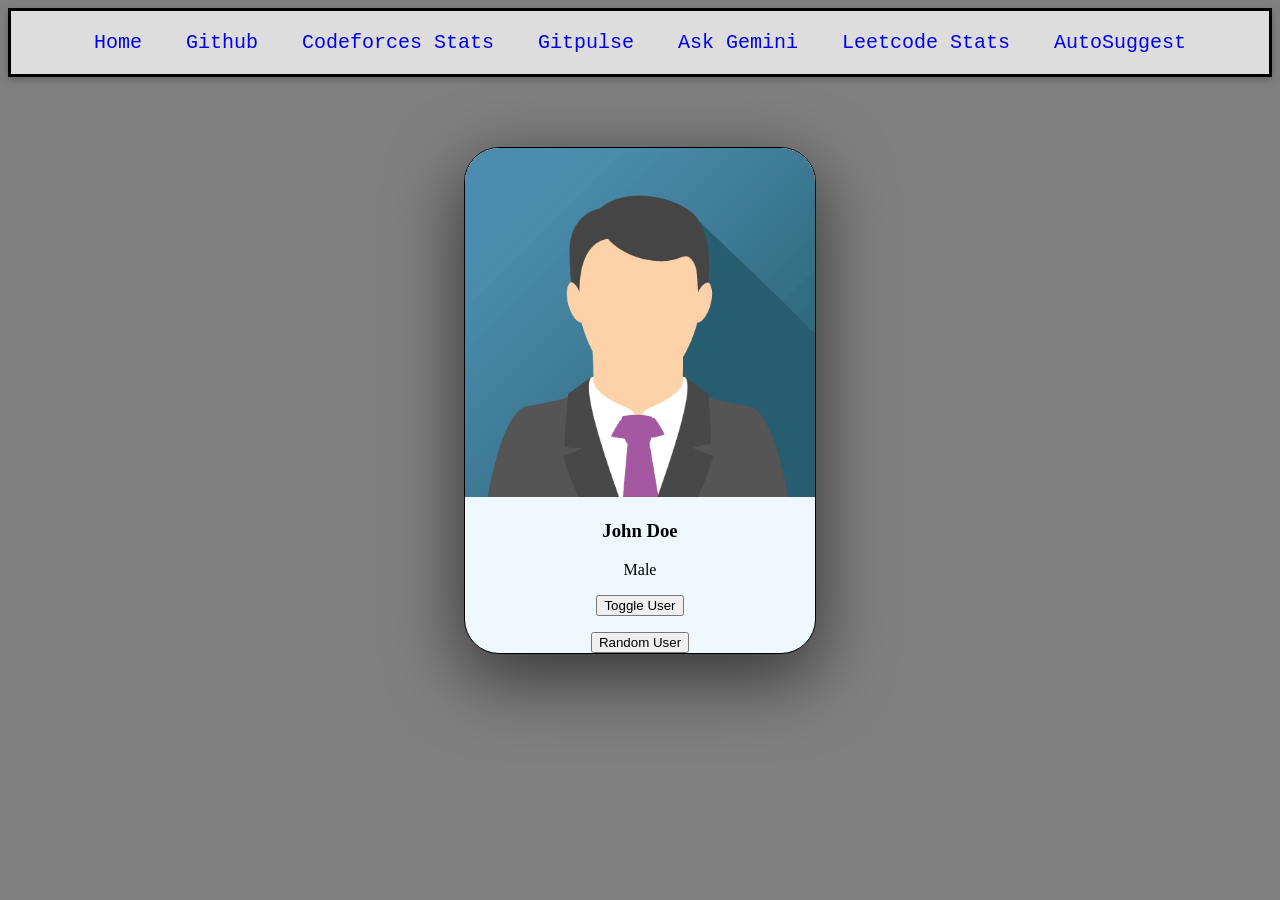
<file: src/main/resources/static/index.html>
<!DOCTYPE html>
<html lang="en">
<head>
    <meta charset="UTF-8">
    <meta name="viewport" content="width=device-width, initial-scale=1.0">
    <title>Document</title>
    <link rel="stylesheet" href="index.css">
</head>
<body>
    <div class="navbar">
        <a href="https://www.google.com/">Home</a>
        <a href="github.html">Github</a>
        <a href="codeforces-stats.html" target="_blank">Codeforces Stats</a>
        <a href="gitpulse.html" target="_blank">Gitpulse</a>
        <a href="ask-gemini.html" target="_blank">Ask Gemini</a>
        <a href="leetcode-stats.html" target="_blank">Leetcode Stats</a>
        <a href="autosuggest.html" target="_blank">AutoSuggest</a>
    </div>
    <div class="card">
        <img id="user-image" src="john.png" alt="Image not found">
        <h3 id="user-name">John Doe</h3>
        <p id = "user-gender">Male</p>
        <button onclick="toggleUser()">Toggle User</button>
        <p></p>
        <button onclick="randomUser()">Random User</button>
        
    </div>
    <script src="index.js"></script>
</body>
</html>
</file>
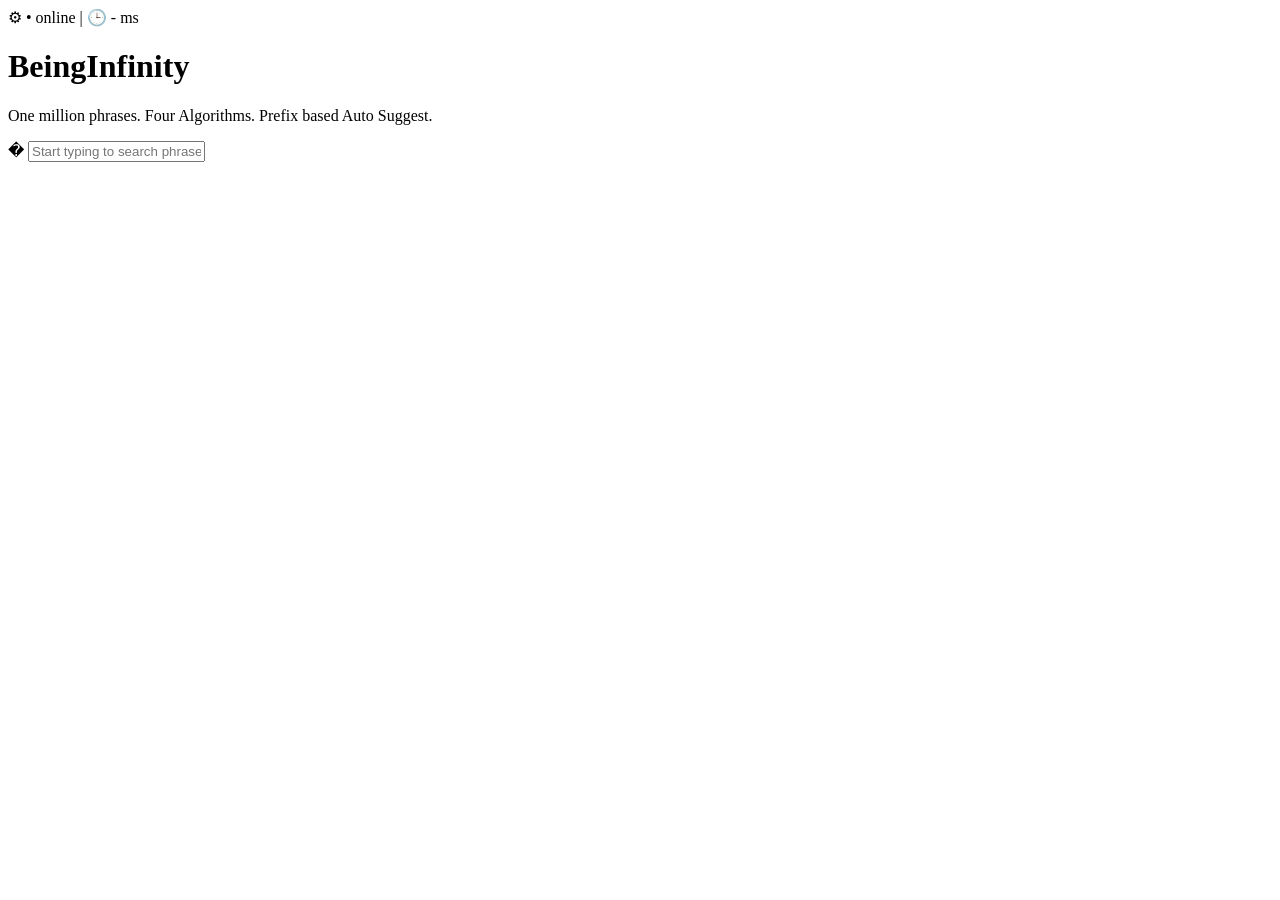
<file: src/main/resources/static/autosuggest.html>
<!DOCTYPE html>
<html lang="en">
<head>
    <meta charset="UTF-8">
    <meta name="viewport" content="width=device-width, initial-scale=1.0">
    <title>Document</title>
</head>
<body>
    <span> &#x2699; </span>
    <span> &#x2022; online | &#x1F552; - ms </span>
    <h1>BeingInfinity </h1>
    <p>One million phrases. Four Algorithms. Prefix based Auto Suggest.</p>
    <span>&#x128269;</span>
    <input type="text" placeholder="Start typing to search phrases...">
</body>
</html>
</file>
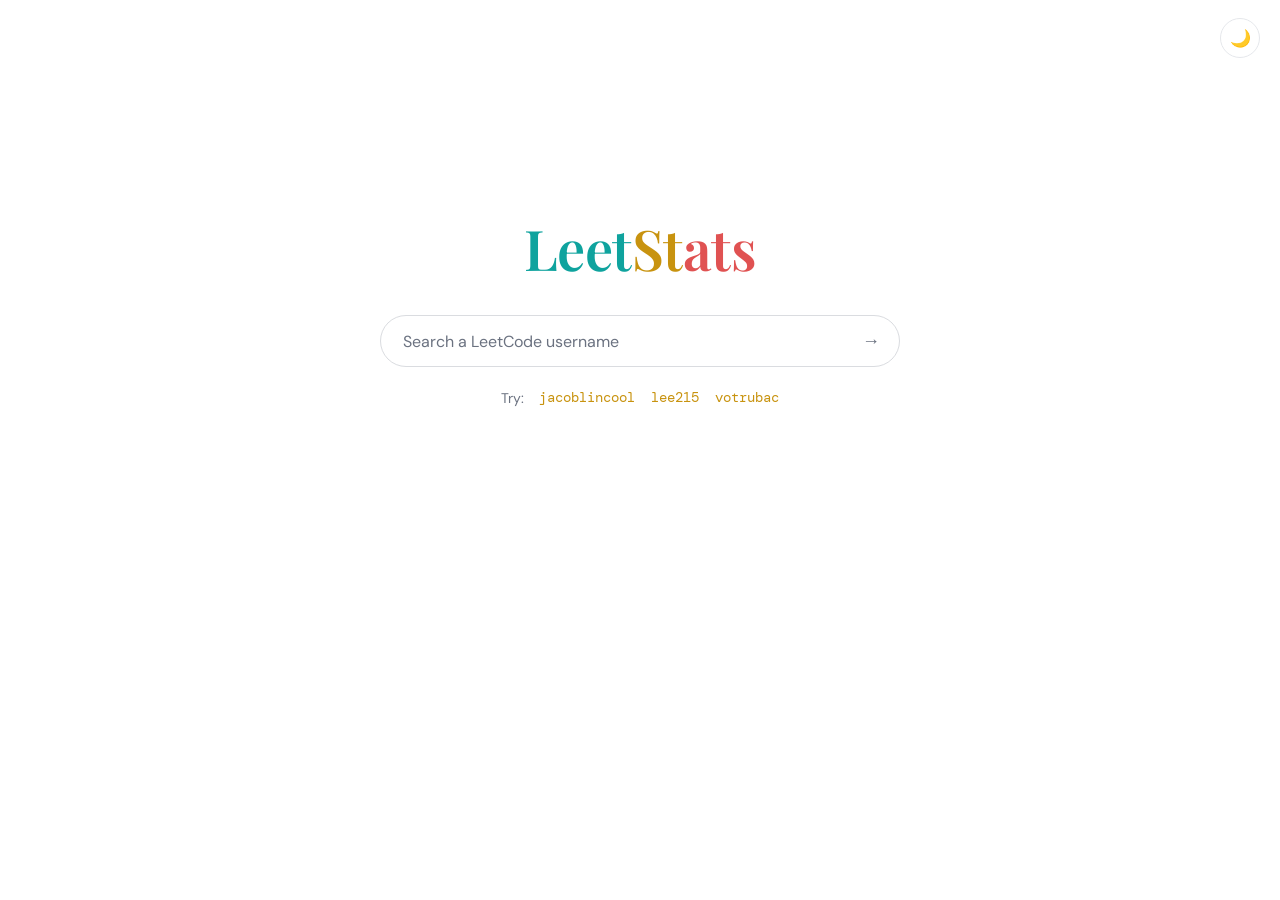
<file: src/main/resources/static/leetcode-stats.html>
<!DOCTYPE html>
<html lang="en" data-theme="light">
<head>
<meta charset="UTF-8">
<meta name="viewport" content="width=device-width, initial-scale=1.0">
<title>LeetStats</title>
<link rel="preconnect" href="https://fonts.googleapis.com">
<link rel="preconnect" href="https://fonts.gstatic.com" crossorigin>
<link href="https://fonts.googleapis.com/css2?family=Playfair+Display:wght@600&family=DM+Sans:wght@400;500;700&family=DM+Mono:wght@400;500&display=swap" rel="stylesheet">
<style>
  :root, [data-theme="light"] {
    --bg: #ffffff;
    --text: #1f2328;
    --muted: #6b7280;
    --line: #e5e7eb;
    --surface: #ffffff;
    --input-border: #dadce0;
    --input-shadow: rgba(32, 33, 36, 0.12);
    --track: #f0f1f3;
    --easy: #0fa39e;
    --medium: #c8930f;
    --hard: #e05252;
    --accent: #c8930f;
    --card-shadow: 0 1px 3px rgba(32, 33, 36, 0.08), 0 8px 28px rgba(32, 33, 36, 0.06);
  }
  [data-theme="dark"] {
    --bg: #0a0b0d;
    --text: #e9e7e2;
    --muted: #8b8f98;
    --line: rgba(255, 255, 255, 0.09);
    --surface: #121418;
    --input-border: rgba(255, 255, 255, 0.14);
    --input-shadow: rgba(0, 0, 0, 0.5);
    --track: rgba(255, 255, 255, 0.08);
    --easy: #3ddad7;
    --medium: #e3b341;
    --hard: #ff6b6b;
    --accent: #e3b341;
    --card-shadow: 0 20px 50px rgba(0, 0, 0, 0.45);
  }

  * { margin: 0; padding: 0; box-sizing: border-box; }

  html, body { height: 100%; }

  body {
    background: var(--bg);
    color: var(--text);
    font-family: "DM Sans", system-ui, sans-serif;
    display: flex;
    flex-direction: column;
    align-items: center;
    transition: background 0.25s, color 0.25s;
  }

  /* theme toggle, top right */
  .theme-toggle {
    position: fixed;
    top: 18px;
    right: 20px;
    width: 40px;
    height: 40px;
    border-radius: 50%;
    border: 1px solid var(--line);
    background: var(--surface);
    color: var(--text);
    font-size: 17px;
    cursor: pointer;
    display: flex;
    align-items: center;
    justify-content: center;
    transition: background 0.25s, border-color 0.25s, transform 0.15s;
    z-index: 10;
  }
  .theme-toggle:hover { transform: scale(1.06); }
  .theme-toggle:focus-visible { outline: 2px solid var(--accent); outline-offset: 2px; }

  main {
    width: 100%;
    max-width: 640px;
    padding: 0 24px 64px;
    display: flex;
    flex-direction: column;
    align-items: center;
    /* Google-style: sits a bit above vertical center when idle */
    margin-top: clamp(96px, 24vh, 210px);
    transition: margin-top 0.45s cubic-bezier(0.3, 0.8, 0.3, 1);
  }
  body.has-result main { margin-top: 72px; }

  .wordmark {
    font-family: "Playfair Display", serif;
    font-weight: 600;
    font-size: clamp(40px, 8vw, 56px);
    letter-spacing: -0.01em;
    margin-bottom: 30px;
    user-select: none;
  }
  .wordmark .l { color: var(--easy); }
  .wordmark .e { color: var(--medium); }
  .wordmark .t { color: var(--hard); }

  /* search */
  .search {
    width: 100%;
    max-width: 520px;
    display: flex;
    align-items: center;
    gap: 12px;
    background: var(--surface);
    border: 1px solid var(--input-border);
    border-radius: 999px;
    padding: 0 8px 0 22px;
    height: 52px;
    transition: box-shadow 0.2s, border-color 0.2s, background 0.25s;
  }
  .search:focus-within {
    box-shadow: 0 2px 10px var(--input-shadow);
    border-color: transparent;
  }
  [data-theme="dark"] .search:focus-within { border-color: var(--accent); box-shadow: none; }

  .search input {
    flex: 1;
    min-width: 0;
    border: none;
    outline: none;
    background: transparent;
    color: var(--text);
    font-family: "DM Mono", monospace;
    font-size: 16px;
  }
  .search input::placeholder { color: var(--muted); font-family: "DM Sans", sans-serif; }

  .search button {
    border: none;
    background: transparent;
    color: var(--muted);
    font-size: 18px;
    width: 40px;
    height: 40px;
    border-radius: 50%;
    cursor: pointer;
    display: flex;
    align-items: center;
    justify-content: center;
    transition: color 0.15s, background 0.15s;
  }
  .search button:hover { color: var(--accent); background: var(--track); }
  .search button:focus-visible { outline: 2px solid var(--accent); outline-offset: 1px; }
  .search button:disabled { opacity: 0.45; cursor: wait; }

  .try {
    margin-top: 20px;
    font-size: 14px;
    color: var(--muted);
    display: flex;
    gap: 14px;
    align-items: center;
    flex-wrap: wrap;
    justify-content: center;
  }
  .try button {
    background: none;
    border: none;
    padding: 2px 1px;
    color: var(--accent);
    font-family: "DM Mono", monospace;
    font-size: 13.5px;
    cursor: pointer;
    border-bottom: 1px dashed transparent;
    transition: border-color 0.15s;
  }
  .try button:hover { border-bottom-color: var(--accent); }
  .try button:focus-visible { outline: 2px solid var(--accent); outline-offset: 2px; }

  /* states */
  .loader {
    margin-top: 52px;
    width: 34px; height: 34px;
    border: 3px solid var(--track);
    border-top-color: var(--accent);
    border-radius: 50%;
    animation: spin 0.8s linear infinite;
  }
  @keyframes spin { to { transform: rotate(360deg); } }

  .error {
    margin-top: 44px;
    text-align: center;
    color: var(--muted);
    font-size: 14.5px;
    line-height: 1.6;
    max-width: 420px;
  }
  .error b { color: var(--hard); font-weight: 700; display: block; margin-bottom: 4px; }

  /* card */
  .card {
    width: 100%;
    margin-top: 44px;
    background: var(--surface);
    border: 1px solid var(--line);
    border-radius: 18px;
    padding: 30px 34px;
    box-shadow: var(--card-shadow);
    animation: rise 0.45s cubic-bezier(0.2, 0.7, 0.3, 1) both;
    transition: background 0.25s, border-color 0.25s;
  }
  @keyframes rise {
    from { opacity: 0; transform: translateY(14px); }
    to   { opacity: 1; transform: translateY(0); }
  }

  .card-head {
    display: flex;
    justify-content: space-between;
    align-items: baseline;
    gap: 10px;
    flex-wrap: wrap;
    margin-bottom: 26px;
  }
  .card-head a {
    font-family: "Playfair Display", serif;
    font-size: 23px;
    font-weight: 600;
    color: var(--text);
    text-decoration: none;
  }
  .card-head a:hover { color: var(--accent); }
  .card-head .rank {
    font-family: "DM Mono", monospace;
    font-size: 13px;
    color: var(--muted);
  }
  .card-head .rank b { color: var(--accent); font-weight: 500; }

  .card-body {
    display: grid;
    grid-template-columns: 168px 1fr;
    gap: 34px;
    align-items: center;
  }

  .ring-wrap { position: relative; width: 168px; height: 168px; margin: 0 auto; }
  .ring-wrap svg { transform: rotate(-90deg); display: block; }
  .ring-track { fill: none; stroke: var(--track); stroke-width: 9; }
  .ring-fill {
    fill: none;
    stroke: var(--accent);
    stroke-width: 9;
    stroke-linecap: round;
    transition: stroke-dashoffset 1.1s cubic-bezier(0.3, 0.8, 0.3, 1), stroke 0.25s;
  }
  .ring-center {
    position: absolute; inset: 0;
    display: flex; flex-direction: column;
    align-items: center; justify-content: center;
  }
  .ring-center .big {
    font-family: "DM Mono", monospace;
    font-size: 36px;
    line-height: 1;
  }
  .ring-center .small {
    color: var(--muted);
    font-size: 11.5px;
    margin-top: 6px;
    letter-spacing: 0.06em;
    text-transform: uppercase;
  }

  .bars { display: flex; flex-direction: column; gap: 18px; }
  .bar-top {
    display: flex;
    justify-content: space-between;
    align-items: baseline;
    margin-bottom: 7px;
  }
  .bar-top .label {
    font-size: 12.5px;
    font-weight: 700;
    letter-spacing: 0.09em;
    text-transform: uppercase;
  }
  .bar-top .nums {
    font-family: "DM Mono", monospace;
    font-size: 13px;
    color: var(--muted);
  }
  .bar-top .nums b { color: var(--text); font-weight: 500; }
  .bar-track { height: 7px; border-radius: 99px; background: var(--track); overflow: hidden; }
  .bar-fill { height: 100%; width: 0; border-radius: 99px; transition: width 1.1s cubic-bezier(0.3, 0.8, 0.3, 1); }
  .easy   .label { color: var(--easy); }   .easy   .bar-fill { background: var(--easy); }
  .medium .label { color: var(--medium); } .medium .bar-fill { background: var(--medium); }
  .hard   .label { color: var(--hard); }   .hard   .bar-fill { background: var(--hard); }

  .hidden { display: none !important; }

  @media (max-width: 540px) {
    .card { padding: 24px 20px; }
    .card-body { grid-template-columns: 1fr; gap: 26px; }
  }

  @media (prefers-reduced-motion: reduce) {
    * { animation: none !important; transition: none !important; }
  }
</style>
</head>
<body>
  <button class="theme-toggle" id="theme-toggle" aria-label="Switch theme" title="Switch theme">🌙</button>

  <main>
    <h1 class="wordmark"><span class="l">Leet</span><span class="e">St</span><span class="t">ats</span></h1>

    <div class="search">
      <input id="username" type="text" placeholder="Search a LeetCode username" autocomplete="off" spellcheck="false" aria-label="LeetCode username">
      <button id="go" aria-label="Fetch stats" title="Fetch stats">→</button>
    </div>

    <div class="try">
      <span>Try:</span>
      <button data-u="jacoblincool">jacoblincool</button>
      <button data-u="lee215">lee215</button>
      <button data-u="votrubac">votrubac</button>
    </div>

    <div id="loading" class="loader hidden" role="status" aria-label="Loading"></div>

    <div id="error" class="error hidden" role="alert">
      <b>Couldn't fetch that profile</b>
      <span id="error-msg"></span>
    </div>

    <section id="card" class="card hidden" aria-live="polite">
      <div class="card-head">
        <a id="profile-link" href="#" target="_blank" rel="noopener"></a>
        <span class="rank">Rank <b id="ranking">—</b></span>
      </div>
      <div class="card-body">
        <div class="ring-wrap">
          <svg width="168" height="168" viewBox="0 0 168 168" aria-hidden="true">
            <circle class="ring-track" cx="84" cy="84" r="74"></circle>
            <circle class="ring-fill" id="ring" cx="84" cy="84" r="74"></circle>
          </svg>
          <div class="ring-center">
            <div class="big" id="total-solved">0</div>
            <div class="small" id="total-label">solved</div>
          </div>
        </div>
        <div class="bars">
          <div class="bar-row easy">
            <div class="bar-top"><span class="label">Easy</span>
              <span class="nums"><b id="easy-solved">0</b> / <span id="easy-total">0</span></span></div>
            <div class="bar-track"><div class="bar-fill" id="easy-bar"></div></div>
          </div>
          <div class="bar-row medium">
            <div class="bar-top"><span class="label">Medium</span>
              <span class="nums"><b id="medium-solved">0</b> / <span id="medium-total">0</span></span></div>
            <div class="bar-track"><div class="bar-fill" id="medium-bar"></div></div>
          </div>
          <div class="bar-row hard">
            <div class="bar-top"><span class="label">Hard</span>
              <span class="nums"><b id="hard-solved">0</b> / <span id="hard-total">0</span></span></div>
            <div class="bar-track"><div class="bar-fill" id="hard-bar"></div></div>
          </div>
        </div>
      </div>
    </section>
  </main>

<script>
(function () {
  "use strict";

  /* ---------- theme ---------- */
  var root = document.documentElement;
  var toggle = document.getElementById("theme-toggle");
  var prefersDark = window.matchMedia("(prefers-color-scheme: dark)").matches;
  setTheme(prefersDark ? "dark" : "light");

  function setTheme(t) {
    root.setAttribute("data-theme", t);
    toggle.textContent = t === "dark" ? "☀️" : "🌙";
  }
  toggle.addEventListener("click", function () {
    setTheme(root.getAttribute("data-theme") === "dark" ? "light" : "dark");
  });

  /* ---------- elements ---------- */
  var input = document.getElementById("username");
  var goBtn = document.getElementById("go");
  var loadingEl = document.getElementById("loading");
  var errorEl = document.getElementById("error");
  var errorMsg = document.getElementById("error-msg");
  var cardEl = document.getElementById("card");

  var RING_R = 74;
  var RING_C = 2 * Math.PI * RING_R;
  var ring = document.getElementById("ring");
  ring.setAttribute("stroke-dasharray", RING_C);
  ring.setAttribute("stroke-dashoffset", RING_C);

  /* ---------- data sources (tried in order) ---------- */
  var SOURCES = [
    {
      url: function (u) { return "https://leetcode-api-faisalshohag.vercel.app/" + encodeURIComponent(u); },
      parse: function (d) {
        if (!d || d.errors || d.totalSolved === undefined) return null;
        return pick(d);
      }
    },
    {
      url: function (u) { return "https://alfa-leetcode-api.onrender.com/userProfile/" + encodeURIComponent(u); },
      parse: function (d) {
        if (!d || d.errors || d.totalSolved === undefined) return null;
        return pick(d);
      }
    },
    {
      url: function (u) { return "https://leetcode-stats-api.herokuapp.com/" + encodeURIComponent(u); },
      parse: function (d) {
        if (!d || d.status !== "success") return null;
        return pick(d);
      }
    }
  ];

  function pick(d) {
    return {
      totalSolved: d.totalSolved, totalQuestions: d.totalQuestions,
      easySolved: d.easySolved, totalEasy: d.totalEasy,
      mediumSolved: d.mediumSolved, totalMedium: d.totalMedium,
      hardSolved: d.hardSolved, totalHard: d.totalHard,
      ranking: d.ranking
    };
  }

  function fetchWithTimeout(url, ms) {
    var ctrl = new AbortController();
    var t = setTimeout(function () { ctrl.abort(); }, ms);
    return fetch(url, { signal: ctrl.signal })
      .then(function (r) { return r.json(); })
      .finally(function () { clearTimeout(t); });
  }

  function fetchStats(username) {
    var i = 0;
    function tryNext() {
      if (i >= SOURCES.length) return Promise.reject(new Error("all sources failed"));
      var src = SOURCES[i++];
      return fetchWithTimeout(src.url(username), 12000)
        .then(function (json) {
          var parsed = src.parse(json);
          return parsed || tryNext();
        })
        .catch(function () { return tryNext(); });
    }
    return tryNext();
  }

  /* ---------- rendering ---------- */
  function fmt(n) {
    if (n === null || n === undefined || isNaN(n)) return "—";
    return Number(n).toLocaleString("en-US");
  }

  function countUp(el, target, ms) {
    var reduce = window.matchMedia("(prefers-reduced-motion: reduce)").matches;
    if (reduce || !target) { el.textContent = fmt(target || 0); return; }
    var start = performance.now();
    (function step(now) {
      var p = Math.min(((now || performance.now()) - start) / ms, 1);
      var eased = 1 - Math.pow(1 - p, 3);
      el.textContent = fmt(Math.round(target * eased));
      if (p < 1) requestAnimationFrame(step);
    })();
  }

  function setBar(id, solved, total) {
    var pct = total > 0 ? (solved / total) * 100 : 0;
    document.getElementById(id).style.width = Math.max(pct, solved > 0 ? 2 : 0) + "%";
  }

  function render(username, s) {
    var link = document.getElementById("profile-link");
    link.textContent = username;
    link.href = "https://leetcode.com/u/" + encodeURIComponent(username) + "/";

    document.getElementById("ranking").textContent = "#" + fmt(s.ranking);
    document.getElementById("total-label").textContent = "of " + fmt(s.totalQuestions);
    document.getElementById("easy-solved").textContent = fmt(s.easySolved);
    document.getElementById("easy-total").textContent = fmt(s.totalEasy);
    document.getElementById("medium-solved").textContent = fmt(s.mediumSolved);
    document.getElementById("medium-total").textContent = fmt(s.totalMedium);
    document.getElementById("hard-solved").textContent = fmt(s.hardSolved);
    document.getElementById("hard-total").textContent = fmt(s.totalHard);

    document.body.classList.add("has-result");
    cardEl.classList.remove("hidden");

    requestAnimationFrame(function () {
      requestAnimationFrame(function () {
        countUp(document.getElementById("total-solved"), s.totalSolved, 1100);
        var pct = s.totalQuestions > 0 ? s.totalSolved / s.totalQuestions : 0;
        ring.setAttribute("stroke-dashoffset", RING_C * (1 - pct));
        setBar("easy-bar", s.easySolved, s.totalEasy);
        setBar("medium-bar", s.mediumSolved, s.totalMedium);
        setBar("hard-bar", s.hardSolved, s.totalHard);
      });
    });
  }

  function resetCard() {
    ring.setAttribute("stroke-dashoffset", RING_C);
    ["easy-bar", "medium-bar", "hard-bar"].forEach(function (id) {
      document.getElementById(id).style.width = "0";
    });
    document.getElementById("total-solved").textContent = "0";
  }

  /* ---------- flow ---------- */
  var busy = false;

  function lookup(username) {
    username = (username || "").trim();
    if (!username || busy) return;
    busy = true;

    input.value = username;
    goBtn.disabled = true;
    errorEl.classList.add("hidden");
    cardEl.classList.add("hidden");
    resetCard();
    loadingEl.classList.remove("hidden");

    fetchStats(username)
      .then(function (stats) {
        loadingEl.classList.add("hidden");
        render(username, stats);
      })
      .catch(function () {
        loadingEl.classList.add("hidden");
        errorMsg.textContent = 'No stats found for "' + username +
          '". Check the spelling, or the public stats APIs may be briefly busy — try again in a moment.';
        errorEl.classList.remove("hidden");
      })
      .finally(function () {
        goBtn.disabled = false;
        busy = false;
      });
  }

  goBtn.addEventListener("click", function () { lookup(input.value); });
  input.addEventListener("keydown", function (e) { if (e.key === "Enter") lookup(input.value); });
  document.querySelectorAll(".try button").forEach(function (b) {
    b.addEventListener("click", function () { lookup(b.dataset.u); });
  });
})();
</script>
</body>
</html>
</file>
<file: src/main/resources/static/index.css>
body{
    background-color: gray;

}

h1{
    color: red;
}

.navbar{
    border-style: solid;
    background-color: rgb(222, 221, 221);
    margin: none;
    text-align: center;
    padding: 20px;
    box-shadow: rgba(0, 0, 0, 0.24) 0px 3px 8px;
  
}

.navbar a{
    padding: 20px;
    font-family: 'Courier New', Courier, monospace;
    text-decoration: none;
    font-size: 20px;
}

.navbar a:hover{
    color:aqua;
    background-color: blueviolet;

}

.card{
    border: 1px solid black;
    width: 350px;  
    text-align: center;
    overflow: hidden;
    border-radius: 35px;
    margin-top: 70px;
    background-color: aliceblue;
    margin-left: auto;
    margin-right: auto;
    box-shadow: rgba(0, 0, 0, 0.56) 0px 22px 70px 4px;
}

.card img{
    width: 100%
}
</file>
